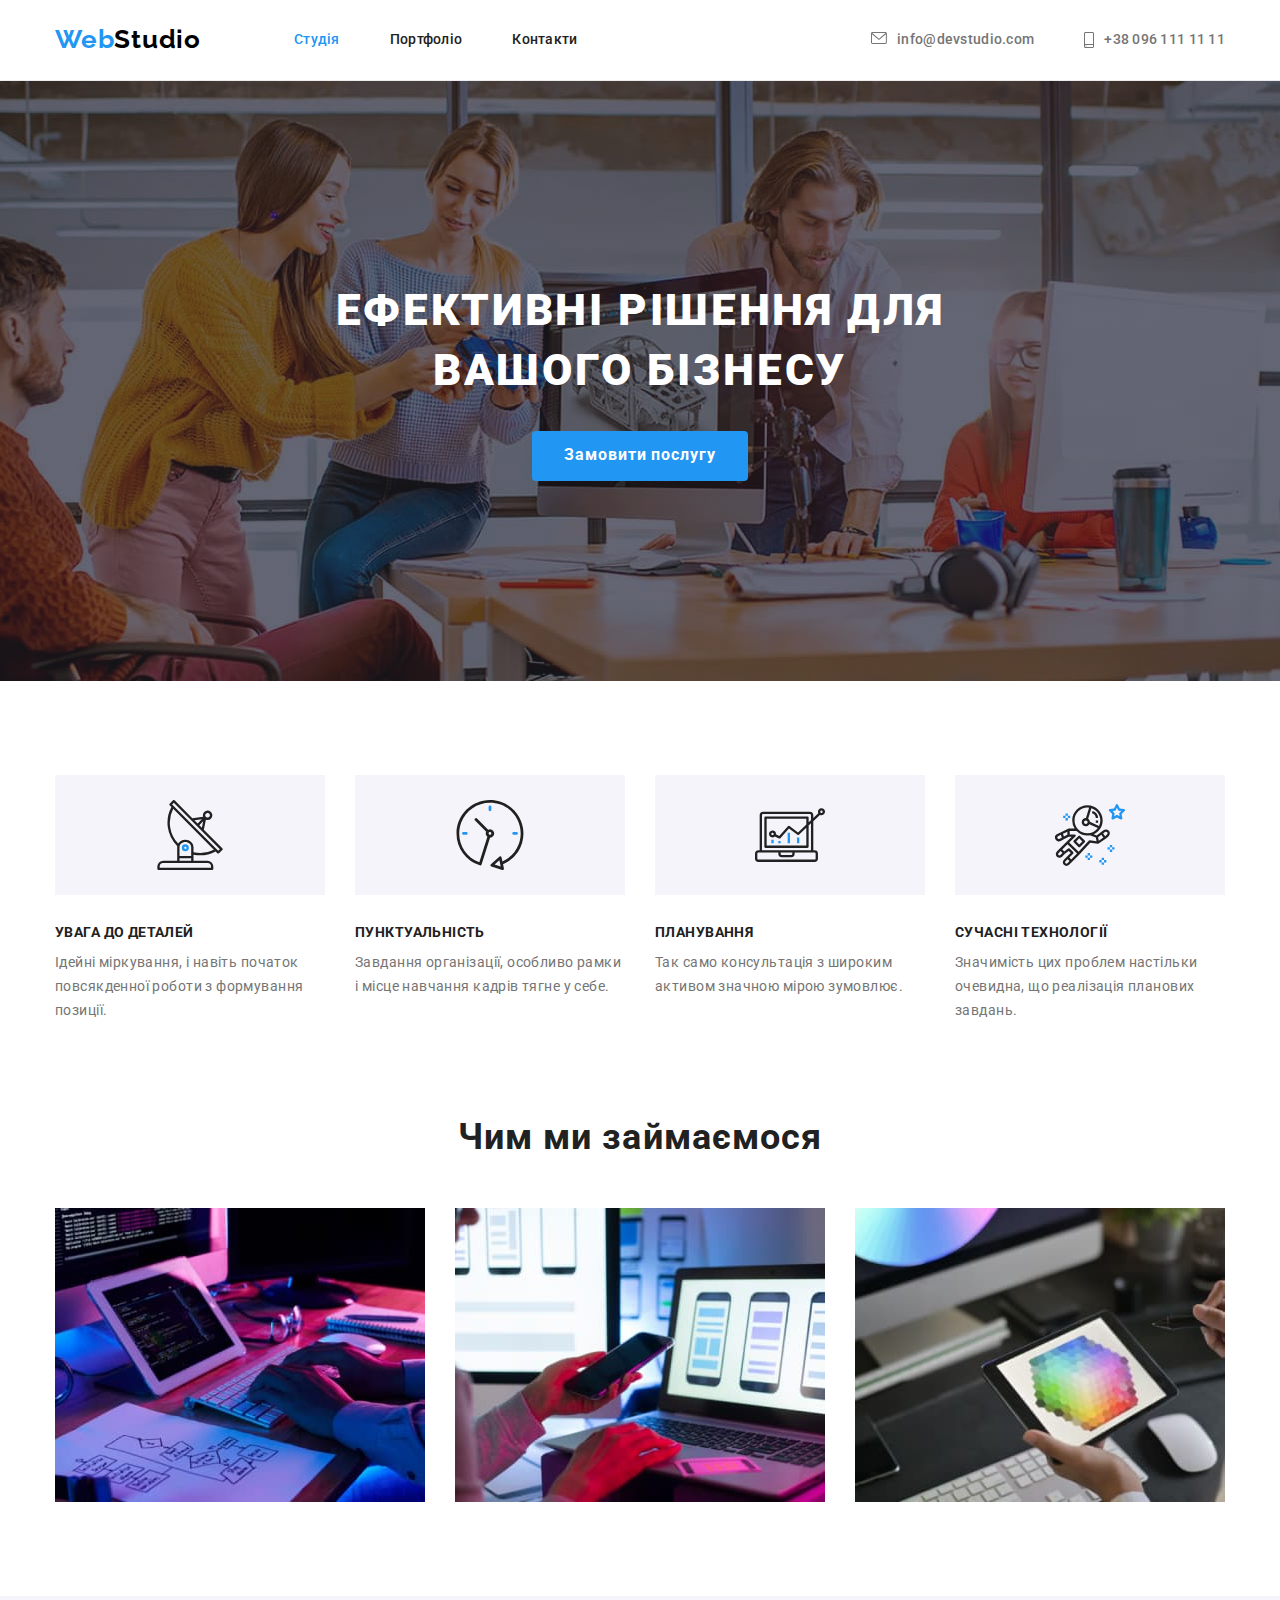
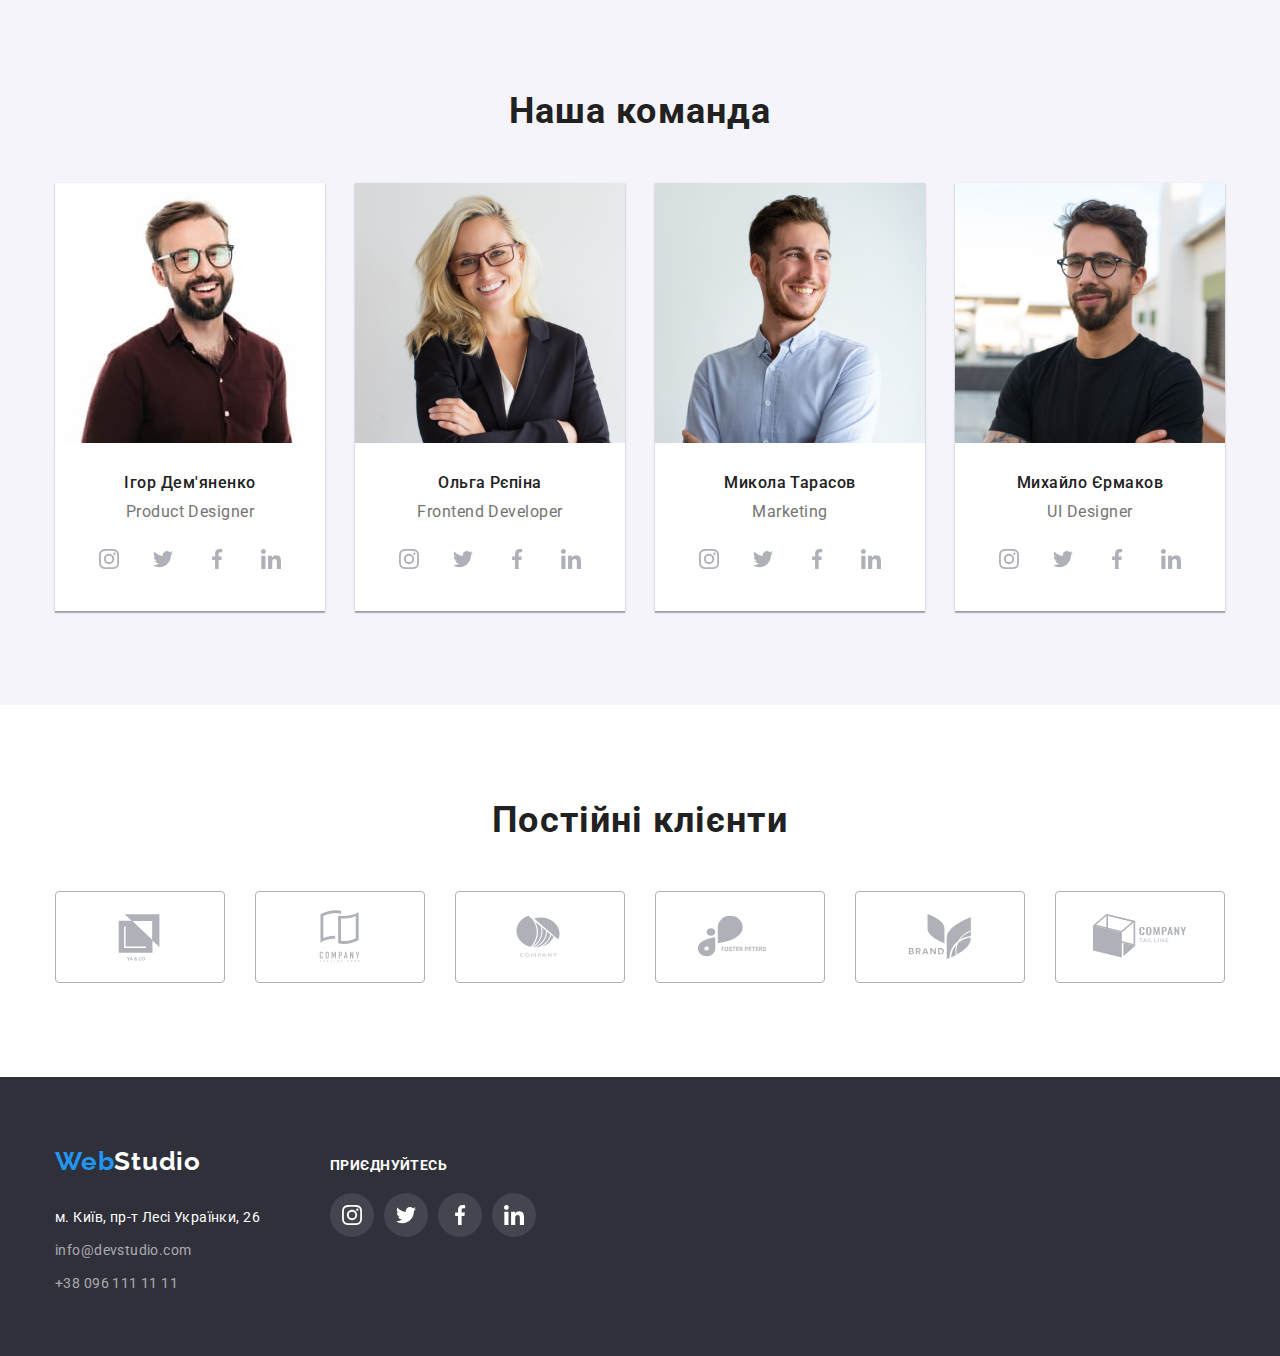
<file: index.html>
<!DOCTYPE html>
<html lang="uk">
  <head>
    <meta charset="UTF-8" />
    <meta http-equiv="X-UA-Compatible" content="IE=edge" />
    <meta name="viewport" content="width=h1, initial-scale=1.0" />
    <title>Document</title>
    <link rel="preconnect" href="https://fonts.googleapis.com" />
    <link rel="preconnect" href="https://fonts.gstatic.com" crossorigin />
    <link
      href="https://fonts.googleapis.com/css2?family=Raleway:wght@700&family=Roboto:wght@400;500;700;900&display=swap"
      rel="stylesheet"
    />
    <link rel="stylesheet" href="https://cdnjs.cloudflare.com/ajax/libs/modern-normalize/1.1.0/modern-normalize.min.css" />
    <link rel="stylesheet" href="./css/styles.css" />
  </head>
  <body>
    </div>
    <header class="header main-bg">
      <div class="container main">
        <nav class="main-nav">
          <a href="" hreflang="en" class="logo link"
            ><span class="web">Web</span>Studio</a
          >
          <ul class="site list">
            <li class="item"><a href="./index.html" class="link current">Студія</a></li>
            <li class="item"><a href="./portfolio.html" class="link">Портфоліо</a></li>
            <li class="item"><a href="" class="link">Контакти</a></li>
          </ul>
        </nav>
        <ul class="contacts-header list">
          <li class="item">
            <a href="mailto:info@devstudio.com" class="link"
              >
              <svg class="icon-envelope" width="16" height="12">
                <use href="./images/icons.svg/sprite.svg#icon-envelope"></use>
              </svg>info@devstudio.com</a>
          </li>
          <li class="item"><a href="tel:+380961111111" class="link">
            <svg class="icon-smartphone" width="10" height="16">
              <use href="./images/icons.svg/sprite.svg#icon-smartphone"></use>
            </svg>+38 096 111 11 11</a></li>
        </ul>
      </div>
    </header>
    <main>
      <section class="decision overlay ">
          <div class="container">
            <h1 class="decision-title">Ефективні рішення для вашого бізнесу</h1>

            <button type="button" class="btn-service">Замовити послугу</button>
          </div>
      </section>
      <section class="section padding">
        <div class="container">
          <h2 class="visually-hidden">Особливості</h2>
          <ul class="features list">
            <li class="features-item">
              <div class="icon-features">
              <svg class="icon-antenna" width="70" height="70">
                <use href="./images/icons.svg/sprite.svg#icon-antenna"></use>
              </svg></div>
              <h3 class="features-title">УВАГА ДО ДЕТАЛЕЙ</h3>
              <p class="features-details">
                Ідейні міркування, і навіть початок повсякденної роботи з
                формування позиції.
              </p>
            </li>
            <li class="features-item">
              <div class="icon-features">
              <svg class="icon-clock" width="70" height="70">
                <use href="./images/icons.svg/sprite.svg#icon-clock"></use>
              </svg></div>
              <h3 class="features-title">ПУНКТУАЛЬНІСТЬ</h3>
              <p class="features-details">
                Завдання організації, особливо рамки і місце навчання кадрів тягне
                у себе.
              </p>
            </li>
            <li class="features-item">
              <div class="icon-features">
              <svg class="icon-diagram" width="70" height="70">
                <use href="./images/icons.svg/sprite.svg#icon-diagram"></use>
              </svg></div>
              <h3 class="features-title">ПЛАНУВАННЯ</h3>
              <p class="features-details">
                Так само консультація з широким активом значною мірою зумовлює.
              </p>
            </li>
            <li class="features-item">
              <div class="icon-features">
              <svg class="icon-astronaut" width="70" height="70">
                <use href="./images/icons.svg/sprite.svg#icon-astronaut"></use>
              </svg></div>
              <h3 class="features-title">СУЧАСНІ ТЕХНОЛОГІЇ</h3>
              <p class="features-details">
                Значимість цих проблем настільки очевидна, що реалізація планових
                завдань.
              </p>
            </li>
          </ul>
        </div>
      </section>
      <section class="section no-padding-top">
        <div class="container">
          <h2 class="section-title">Чим ми займаємося</h2>
          <ul class=" work list">
            <li class="work-foto">
              <img
                src="./images/programer.jpg"
                alt="Програміст працює за робочим столом."
                width="370"
                height="294"
              />
            </li>
            <li class="work-foto">
              <img
                src="./images/ui.jpg"
                alt="UI дизайнер розробляє програми для смартфонів, команда розробників працює над інтерфейсом мобільних телефонів."
                width="370"
                height="294"
              />
            </li>
            <li class="work-foto">
              <img
                src="./images/colour.jpg"
                alt="Веб-дизайнер із графічним планшетом вибору кольорів."
                width="370"
                height="294"
              />
            </li>
          </ul>
        </div>
      </section>
      <section class="section our-team">
        <div class="container">
          <h2 class="section-title">Наша команда</h2>
          <ul class="team list">
            <li class="team-item">
              <img class="team-foto"
                src="./images/igor.jpg"
                alt="Product Designer"
                width="270"
                height="260"
              />
              <div class="team-text">
                <h3 class="team-subtitle">Ігор Дем'яненко</h3>
                <p lang="en" class="team-profession">Product Designer</p>
             
              <div class="social-team">
                <ul class="join-team list">
                  <li class="join-link">
                    <a href="" class="join-team-icon link">
                    <svg class="icon-team-social">
                      <use href="./images/icons.svg/sprite.svg#icon-instagram"></use>
                    </svg>
                  </a></li>
                  <li class="join-link "><a href="" class="join-team-icon link">
                    <svg class="icon-team-social">
                      <use href="./images/icons.svg/sprite.svg#icon-twitter"></use>
                    </svg>
                  </a></li>
                  <li class="join-link "><a href="" class="join-team-icon link">
                    <svg class="icon-team-social">
                      <use href="./images/icons.svg/sprite.svg#icon-facebook"></use>
                    </svg>
                  </a></li>
                  <li class="join-link "><a href="" class="join-team-icon link">
                    <svg class="icon-team-social">
                      <use href="./images/icons.svg/sprite.svg#icon-linkedin"></use>
                    </svg>
                  </a></li>
                </ul>
              </div>
            </div>
            </li>
            <li class="team-item">
              <img class="team-foto"
                src="./images/olga.jpg"
                alt="Frontend Develope"
                width="270"
                height="260"
              />
              <div class="team-text">
                <h3 class="team-subtitle">Ольга Рєпіна</h3>
                <p lang="en" class="team-profession">Frontend Developer</p>
                <div class="social-team">
                  <ul class="join-team list">
                    <li class="join-link">
                      <a href="" class="join-team-icon link">
                      <svg class="icon-team-social">
                        <use href="./images/icons.svg/sprite.svg#icon-instagram"></use>
                      </svg>
                    </a></li>
                    <li class="join-link "><a href="" class="join-team-icon link">
                      <svg class="icon-team-social">
                        <use href="./images/icons.svg/sprite.svg#icon-twitter"></use>
                      </svg>
                    </a></li>
                    <li class="join-link "><a href="" class="join-team-icon link">
                      <svg class="icon-team-social">
                        <use href="./images/icons.svg/sprite.svg#icon-facebook"></use>
                      </svg>
                    </a></li>
                    <li class="join-link "><a href="" class="join-team-icon link">
                      <svg class="icon-team-social">
                        <use href="./images/icons.svg/sprite.svg#icon-linkedin"></use>
                      </svg>
                    </a></li>
                  </ul>
                </div>
              </div>
            </li>
  
            <li class="team-item">
              <img class="team-foto"
                src="./images/mykola.jpg"
                alt="Marketing"
                width="270"
                height="260"
              />
              <div class="team-text">
                <h3 class="team-subtitle">Микола Тарасов</h3>
                <p lang="en" class="team-profession">Marketing</p>
                <div class="social-team">
                  <ul class="join-team list">
                    <li class="join-link">
                      <a href="" class="join-team-icon link">
                      <svg class="icon-team-social">
                        <use href="./images/icons.svg/sprite.svg#icon-instagram"></use>
                      </svg>
                    </a></li>
                    <li class="join-link "><a href="" class="join-team-icon link">
                      <svg class="icon-team-social">
                        <use href="./images/icons.svg/sprite.svg#icon-twitter"></use>
                      </svg>
                    </a></li>
                    <li class="join-link "><a href="" class="join-team-icon link">
                      <svg class="icon-team-social">
                        <use href="./images/icons.svg/sprite.svg#icon-facebook"></use>
                      </svg>
                    </a></li>
                    <li class="join-link "><a href="" class="join-team-icon link">
                      <svg class="icon-team-social">
                        <use href="./images/icons.svg/sprite.svg#icon-linkedin"></use>
                      </svg>
                    </a></li>
                  </ul>
                </div>
              </div>
              
            </li>
            <li class="team-item">
              <img class="team-foto"
                src="./images/myhailo.jpg"
                alt="UI Designer"
                width="270"
                height="260"
              />
              <div class="team-text">
                <h3 class="team-subtitle">Михайло Єрмаков</h3>
                <p lang="en" class="team-profession">UI Designer</p>
                <div class="social-team">
                  <ul class="join-team list">
                    <li class="join-link">
                      <a href="" class="join-team-icon link">
                      <svg class="icon-team-social">
                        <use href="./images/icons.svg/sprite.svg#icon-instagram"></use>
                      </svg>
                    </a></li>
                    <li class="join-link "><a href="" class="join-team-icon link">
                      <svg class="icon-team-social">
                        <use href="./images/icons.svg/sprite.svg#icon-twitter"></use>
                      </svg>
                    </a></li>
                    <li class="join-link "><a href="" class="join-team-icon link">
                      <svg class="icon-team-social">
                        <use href="./images/icons.svg/sprite.svg#icon-facebook"></use>
                      </svg>
                    </a></li>
                    <li class="join-link "><a href="" class="join-team-icon link">
                      <svg class="icon-team-social">
                        <use href="./images/icons.svg/sprite.svg#icon-linkedin"></use>
                      </svg>
                    </a></li>
                  </ul>
                </div>
              </div>
              
            </li>
          </ul>
        </div>
      </section>
      <section class="section">
        <div class="container">
        <h2 class="section-title">Постійні клієнти</h2>
        <ul class="clients list">
          <li class="icon-list"><a href="" class="logo-clients link">
            <svg class="icon-logo" width="106" height="60">
              <use href="./images/icons.svg/sprite.svg#icon-Logo"></use>
            </svg>
          </a></li>
          <li class="icon-list" ><a href="" class="logo-clients link">
            <svg class="icon-logo" width="106" height="60">
              <use href="./images/icons.svg/sprite.svg#icon-Logo-1"></use>
            </svg>
          </a></li>
          <li class="icon-list"><a href="" class="logo-clients link">
            <svg class="icon-logo" width="106" height="60">
              <use href="./images/icons.svg/sprite.svg#icon-Logo-2"></use>
            </svg>
          </a></li>
          <li class="icon-list"><a href="" class="logo-clients link">
            <svg class="icon-logo" width="106" height="60">
              <use href="./images/icons.svg/sprite.svg#icon-Logo-3"></use>
            </svg>
          </a></li>
          <li class="icon-list"><a href="" class="logo-clients link">
            <svg class="icon-logo" width="106" height="60">
              <use href="./images/icons.svg/sprite.svg#icon-Logo-4"></use>
            </svg>
          </a></li>
          <li class="icon-list"><a href="" class="logo-clients link">
            <svg class="icon-logo" width="106" height="60">
              <use href="./images/icons.svg/sprite.svg#icon-Logo-5"></use>
            </svg>
          </a></li>
        </ul></div>
      </section>
    </main>
    <footer class="footer">
      <div class="container info">
        <div class="down">
          <a href="" hreflang="en" class="logo-footer link"
            ><span class="web">Web</span>Studio</a
          >

          <address>
            <ul class="contacts-footer list">
              <li class="territorially contacts">м. Київ, пр-т Лесі Українки, 26</li>
              <li class="contacts">
                <a href="mailto:info@devstudio.com" class="link"
                  >info@devstudio.com</a
                >
              </li>
              <li class="contacts">
                <a href="tel:+380961111111" class="link">+38 096 111 11 11</a>
              </li>
            </ul>
          </address>
        </div>
        <div class="social">
          <p class="join-title">приєднуйтесь</p>
          <ul class="join list">
            <li class="join-link">
              <a href="" class="join-icon link">
              <svg class="icon-social">
                <use href="./images/icons.svg/sprite.svg#icon-instagram"></use>
              </svg>
            </a></li>
            <li class="join-link "><a href="" class="join-icon link">
              <svg class="icon-social">
                <use href="./images/icons.svg/sprite.svg#icon-twitter"></use>
              </svg>
            </a></li>
            <li class="join-link "><a href="" class="join-icon link">
              <svg class="icon-social">
                <use href="./images/icons.svg/sprite.svg#icon-facebook"></use>
              </svg>
            </a></li>
            <li class="join-link "><a href="" class="join-icon link">
              <svg class="icon-social">
                <use href="./images/icons.svg/sprite.svg#icon-linkedin"></use>
              </svg>
            </a></li>
          </ul>
          
       </div>
      </div>
    </footer>
  </body>
</html>
</file>
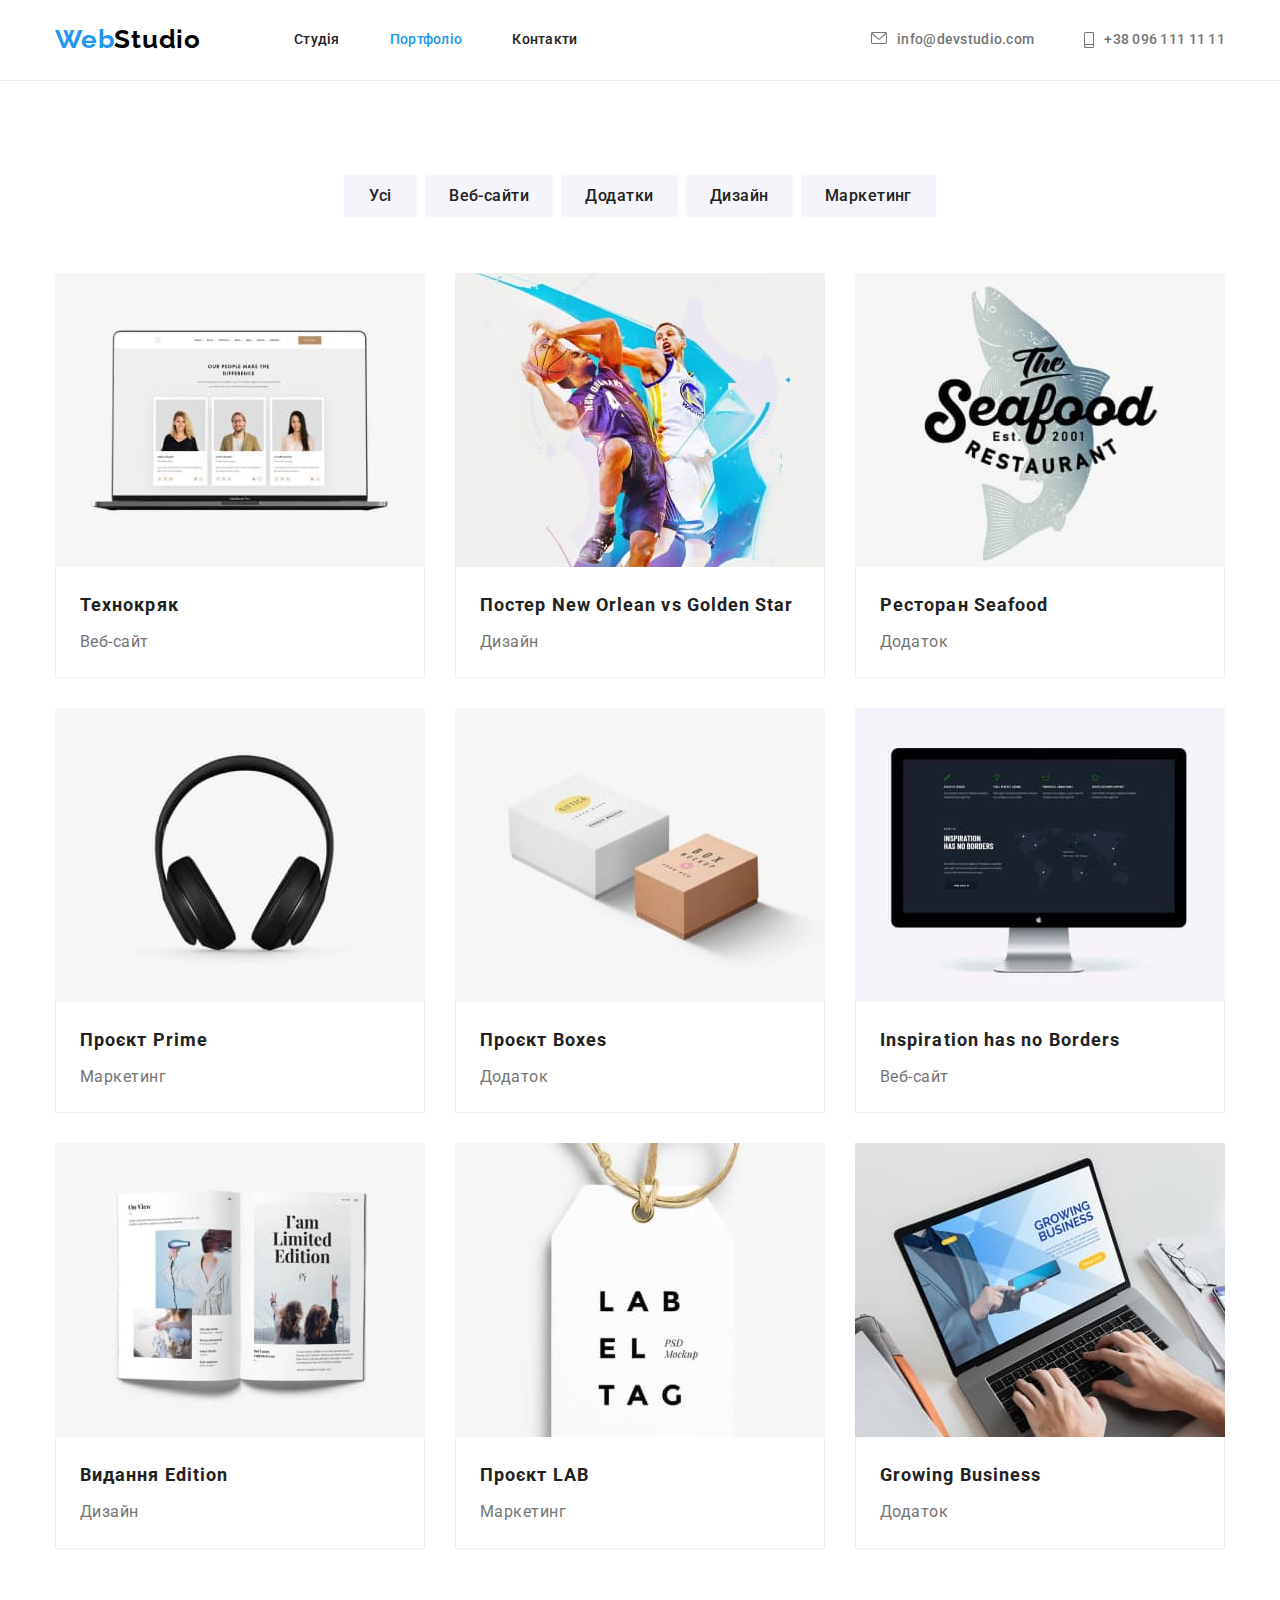
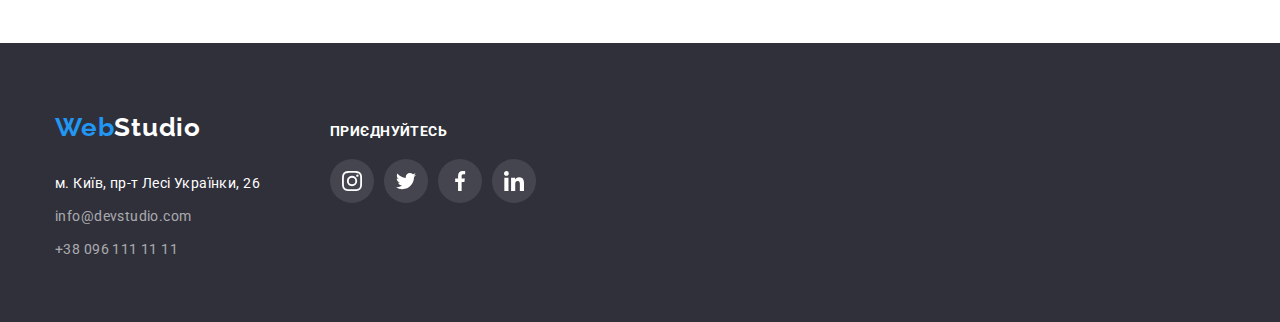
<file: portfolio.html>
<!DOCTYPE html>
<html lang="uk">
  <head>
    <meta charset="UTF-8" />
    <meta http-equiv="X-UA-Compatible" content="IE=edge" />
    <meta name="viewport" content="width=h1, initial-scale=1.0" />
    <title>Document</title>
    <link rel="preconnect" href="https://fonts.googleapis.com" />
    <link rel="preconnect" href="https://fonts.gstatic.com" crossorigin />
    <link
      href="https://fonts.googleapis.com/css2?family=Raleway:wght@700&family=Roboto:wght@400;500;700;900&display=swap"
      rel="stylesheet"
    />
    <link
      rel="stylesheet"
      href="https://cdnjs.cloudflare.com/ajax/libs/modern-normalize/1.1.0/modern-normalize.min.css"
    />
    <link rel="stylesheet" href="./css/styles.css" />
  </head>
  <body>
    <header class="header main-bg">
      <div class="container main">
        <nav class="main-nav">
          <a href="" hreflang="en" class="logo link"
            ><span class="web">Web</span>Studio</a
          >
          <ul class="site list">
            <li class="item"><a href="./index.html" class="link">Студія</a></li>
            <li class="item">
              <a href="./portfolio.html" class="link current">Портфоліо</a>
            </li>
            <li class="item"><a href="" class="link">Контакти</a></li>
          </ul>
        </nav>
        <ul class="contacts-header list">
          <li class="item">
            <a href="mailto:info@devstudio.com" class="link">
              <svg class="icon-envelope" width="16" height="12">
                <use
                  href="./images/icons.svg/sprite.svg#icon-envelope"
                ></use></svg
              >info@devstudio.com</a
            >
          </li>
          <li class="item">
            <a href="tel:+380961111111" class="link">
              <svg class="icon-smartphone" width="10" height="16">
                <use
                  href="./images/icons.svg/sprite.svg#icon-smartphone"
                ></use></svg
              >+38 096 111 11 11</a
            >
          </li>
        </ul>
      </div>
    </header>
    <main>
      <section class="section main-bg padding">
        <div class="container">
          <h1 class="visually-hidden">Портфоліо</h1>
          <ul class="filters list">
            <li class="filters-items">
              <button type="button" class="btn-filters">Усі</button>
            </li>
            <li class="filters-items">
              <button type="button" class="btn-filters">Веб-сайти</button>
            </li>
            <li class="filters-items">
              <button type="button" class="btn-filters">Додатки</button>
            </li>
            <li class="filters-items">
              <button type="button" class="btn-filters">Дизайн</button>
            </li>
            <li class="filters-items">
              <button type="button" class="btn-filters">Маркетинг</button>
            </li>
          </ul>

          <ul class="portfolio-card list">
            <li class="portfolio-element"><a href="" class="portfolio-link">
              <img
                src="./images/tehnokryak.jpg"
                alt="Веб-сайт"
                width="370"
                height="294"
              />
              <div class="portfolio-text">
                <h2 class="portfolio-subtitle">Технокряк</h2>
                <p class="portfolio-description">Веб-сайт</p>
              </div></a>
            </li>
            <li class="portfolio-element"><a href="" class="portfolio-link">
              <img
                src="./images/poster.jpg"
                alt="Дизайн"
                width="370"
                height="294"
              />
              <div class="portfolio-text">
                <h2 class="portfolio-subtitle">
                  Постер <span lang="en">New Orlean vs Golden Star</span>
                </h2>
                <p class="portfolio-description">Дизайн</p>
              </div></a>
            </li>
            <li class="portfolio-element"><a href="" class="portfolio-link">
              <img
                src="./images/restaraunt.jpg"
                alt="Додаток"
                width="370"
                height="294"
              />
              <div class="portfolio-text">
                <h2 class="portfolio-subtitle">
                  Ресторан <span lang="en">Seafood</span>
                </h2>
                <p class="portfolio-description">Додаток</p>
              </div></a>
            </li>
            <li class="portfolio-element"><a href="" class="portfolio-link">
              <img
                src="./images/prime.jpg"
                alt="Маркетинг"
                width="370"
                height="294"
              />
              <div class="portfolio-text">
                <h2 class="portfolio-subtitle">
                  Проєкт <span lang="en">Prime</span>
                </h2>
                <p class="portfolio-description">Маркетинг</p>
              </div></a>
            </li>
            <li class="portfolio-element"><a href="" class="portfolio-link">
              <img
                src="./images/boxes.jpg"
                alt="Додаток"
                width="370"
                height="294"
              />
              <div class="portfolio-text">
                <h2 class="portfolio-subtitle">
                  Проєкт <span lang="en">Boxes</span>
                </h2>
                <p class="portfolio-description">Додаток</p>
              </div></a>
            </li>
            <li class="portfolio-element"><a href="" class="portfolio-link">
              <img
                src="./images/inspir.jpg"
                alt="Веб-сайт"
                width="370"
                height="294"
              />
              <div class="portfolio-text">
                <h2 lang="en" class="portfolio-subtitle">
                  Inspiration has no Borders
                </h2>
                <p class="portfolio-description">Веб-сайт</p>
              </div></a>
            </li>
            <li class="portfolio-element"><a href="" class="portfolio-link">
              <img
                src="./images/limited.jpg"
                alt="Дизайн"
                width="370"
                height="294"
              />
              <div class="portfolio-text">
                <h2 class="portfolio-subtitle">
                  Видання <span lang="en">Edition</span>
                </h2>
                <p class="portfolio-description">Дизайн</p>
              </div></a>
            </li>
            <li class="portfolio-element"><a href="" class="portfolio-link">
              <img
                src="./images/lab.jpg"
                alt="Маркетинг"
                width="370"
                height="294"
              />
              <div class="portfolio-text">
                <h2 class="portfolio-subtitle">
                  Проєкт <span lang="en">LAB</span>
                </h2>
                <p class="portfolio-description">Маркетинг</p>
              </div></a>
            </li>
            <li class="portfolio-element"><a href="" class="portfolio-link">
              <img
                src="./images/business.jpg"
                alt="Додаток"
                width="370"
                height="294"
              />
              <div class="portfolio-text">
                <h2 lang="en" class="portfolio-subtitle">Growing Business</h2>
                <p class="portfolio-description">Додаток</p>
              </div></a>
            </li>
          </ul>
        </div>
      </section>
    </main>
    <footer class="footer">
      <div class="container info">
        <div class="down">
          <a href="" hreflang="en" class="logo-footer link"
            ><span class="web">Web</span>Studio</a
          >

          <address>
            <ul class="contacts-footer list">
              <li class="territorially contacts">
                м. Київ, пр-т Лесі Українки, 26
              </li>
              <li class="contacts">
                <a href="mailto:info@devstudio.com" class="link"
                  >info@devstudio.com</a
                >
              </li>
              <li class="contacts">
                <a href="tel:+380961111111" class="link">+38 096 111 11 11</a>
              </li>
            </ul>
          </address>
        </div>
        <div class="social">
          <p class="join-title">приєднуйтесь</p>
          <ul class="join list">
            <li class="join-link">
              <a href="" class="join-icon link">
                <svg class="icon-social">
                  <use
                    href="./images/icons.svg/sprite.svg#icon-instagram"
                  ></use>
                </svg>
              </a>
            </li>
            <li class="join-link">
              <a href="" class="join-icon link">
                <svg class="icon-social">
                  <use href="./images/icons.svg/sprite.svg#icon-twitter"></use>
                </svg>
              </a>
            </li>
            <li class="join-link">
              <a href="" class="join-icon link">
                <svg class="icon-social">
                  <use href="./images/icons.svg/sprite.svg#icon-facebook"></use>
                </svg>
              </a>
            </li>
            <li class="join-link">
              <a href="" class="join-icon link">
                <svg class="icon-social">
                  <use href="./images/icons.svg/sprite.svg#icon-linkedin"></use>
                </svg>
              </a>
            </li>
          </ul>
        </div>
      </div>
    </footer>
  </body>
</html>
</file>
<file: css/styles.css>
:root{
    --primary-text-color:#757575 ;
    --title-text-color: #212121;
    --accent-color: #2196F3;
    --primary-white-color: #ffffff;
    --black:#000000;
    --bg-color:#F5F5F5;
    --bg-color-dark: #2F303A;
    --bg-color-misty: #F5F4FA;
    --color-addr-footer: rgba(255, 255, 255, 0.6);
    --portfolio-card-gap: 30px;
}

body{
    color: var(--primary-text-color);
    background-color: var(--primary-white-color);
    font-family: Roboto, sans-serif;
}
.header{
    border-bottom: 1px solid #ECECEC;
}
.main-bg{
    background-color: var(--primary-white-color);
}
.list{
    padding: 0;
    margin: 0;
    list-style: none;
}
.link{
    text-decoration: none;
}
.container{
    margin-left: auto;
    margin-right: auto;
    width: 1200px;
    padding-left: 15px;
    padding-right: 15px;
}
.main{
    display:flex;
    align-items: center;
}
.main-nav{
    display:flex;
    align-items: center;
}
.logo{
    color: var(--black);
    font-family: Raleway, sans-serif;
    font-weight: 700;
    font-size: 26px;
    line-height: 1.2;
    letter-spacing: 0.03em;
}
.web{
    color: var(--accent-color);
}
img{
    display: block;
}

.site{
    display: flex;
    margin-left: 93px;
}

.site .item:not(:last-child) {
    margin-right: 50px;
}
.site .link{
    display: block;
    display: flex;
    padding-top: 32px;
    padding-bottom: 32px;

    color:var(--title-text-color);
    font-weight: 500;
    font-size: 14px;
    line-height: 1.14;
    letter-spacing: 0.02em;
    
}

.contacts-header .link{
    display: block;
    display: flex;
    padding-top: 32px;
    padding-bottom: 32px;

    color:var(--primary-text-color);
    font-weight: 500;
    font-size: 14px;
    line-height: 1.14;
    letter-spacing: 0.02em;
}
.contacts-header{
    display: flex;
    margin-left: auto;
}
.contacts-header .item:last-child{
    margin-left: 50px;
}
.icon-envelope,
.icon-smartphone{
    margin-right: 10px;
    fill: currentColor;
}

.contacts-footer .link{
    color: var(--color-addr-footer);
    font-style: normal;
    font-weight: 400;
    font-size: 14px;
    line-height: 1.7;
    letter-spacing: 0.03em;
    
}

.link:hover,
.link:focus{
    color: var(--accent-color);
}
.link.current{
    color: var(--accent-color);
}

.decision{
    background-color: var(--bg-color-dark);
    text-align: center;
    padding-top: 200px;
    padding-bottom: 200px;
}
.overlay{
    max-width: 1600px;
    height: 600px;
    margin-left: auto;
    margin-right: auto;
    background-image: linear-gradient(to right,rgba(47, 48, 58, 0.4 ),rgba(47, 48, 58, 0.4 ) ), url("../images/bgmain.jpg");
    background-repeat: no-repeat;
    background-position: center;
    background-size: cover;
    
}
.decision-title{
    color: var(--primary-white-color);
    font-weight: 900;
    font-size: 44px;
    line-height: 1.36;
    text-align: center;
    letter-spacing: 0.06em;
    text-transform: uppercase;
    margin-top: 0;
    margin-bottom: 30px;
    width: 700px;
    margin-left: auto;
    margin-right: auto;
}
.btn-service{
    width: 216px;
    height: 50px;
    color: var(--primary-white-color);
    background-color: var(--accent-color);
    border-color: transparent;
    font-family: inherit;
    font-weight: 700;
    font-size: 16px;
    line-height: 1.9;
    letter-spacing: 0.06em;
    border-radius: 4px;
    cursor: pointer;
}
.visually-hidden { 
    position: absolute;
    white-space: nowrap; 
    width: 1px; 
    height: 1px; 
    overflow: hidden; 
    border: 0; 
    padding: 0; 
    clip: rect(0 0 0 0); 
    clip-path: inset(50%); 
    margin: -1px;
 }
.features{
    display: flex;
}
.features-item{
    width: 270px;
    margin-right: 30px;

}

.icon-features{
    width: 270px;
    height: 120px;
    display: flex;
    background-color: #F5F4FA;
    margin-bottom: 30px;
    justify-content: center;
    align-items: center;
}


.features-item:last-child{
    margin-right: 0;
}
.features-title{
    color:var(--title-text-color);
    font-weight: 700;
    font-size: 14px;
    line-height: 1.14;
    letter-spacing: 0.03em;
    text-transform: uppercase;
    margin-top: 0;
    margin-bottom: 10px;
}
.features-details{
    font-size: 14px;
    line-height: 1.7;
    letter-spacing: 0.03em;
    margin-top: 0;
    margin-bottom: 0;
}

.section{
    padding-top: 94px;
    padding-bottom: 94px;
}
.no-padding-top{
    padding-top: 0;
    padding-bottom: 94px;
}


.our-team{
    background-color: var(--bg-color-misty);
}
.work{
    display: flex;
}
.work-foto{
    width: 370px;
    margin-right: 30px;
}
.work-foto:last-child{
    margin-right: 0;
}
.section-title{
    color:var(--title-text-color);
    font-weight: 700;
    font-size: 36px;
    line-height: 1.17;
    text-align: center;
    letter-spacing: 0.03em;
    margin-top: 0;
    margin-bottom: 50px;

}
.team{
        display: flex;
}
.team-item {
    width: 270px;
    background-color: var(--primary-white-color);
    box-shadow: 0px 1px 3px rgba(0, 0, 0, 0.12), 0px 1px 1px rgba(0, 0, 0, 0.14), 0px 2px 1px rgba(0, 0, 0, 0.2);
}
.team-item:not(:last-child){
        margin-right: 30px;
}
.team-text{
    padding: 30px;
}
.team-subtitle{
   color: var(--title-text-color);
   font-weight: 500;
    font-size: 16px;
    line-height: 1.19;
    text-align: center;
    letter-spacing: 0.03em;
    margin-top: 0;
    margin-bottom: 10px;
}
.team-profession{
    line-height: 1.19;
    text-align: center;
    letter-spacing: 0.03em;
    margin-top: 0;
    margin-bottom: 16px;
}
.social-team{
    display: flex;
    justify-content: center;
    align-items: center;
}
.join-team{
    display: flex;

}
.join-link:not(:last-child){
  margin-right: 10px;
}
.join-team-icon{
    display: flex;
    width: 44px;
    height: 44px;
    border-radius: 50%;
    justify-content: center;
    align-items: center;    fill: #AFB1B8;
}
.icon-team-social{
    width: 20px;
    height: 20px;

}

.join-team-icon:hover,
.join-team-icon:focus{
    fill: var(--primary-white-color);
    background-color: var(--accent-color);
}


.clients{
    display: flex;
}
.inline{
    display: inline-block;
}
.icon-list{
    width: 170px;
    height: 92px;
}
.logo-clients:hover,
.logo-clients:focus{
    border: 1px solid var(--accent-color);
    fill: var(--accent-color);
}
.icon-list:not(:last-child){
  margin-right: 30px;
}
.logo-clients{
    width: 170px;
    height: 92px;
    display: flex;
    justify-content: center;
    align-items: center;
    border: 1px solid #AFB1B8;
    border-radius: 4px;
    fill: #AFB1B8;
}

.portfolio-card {
    display: flex;
    flex-wrap: wrap;
    margin-right: calc(-1* var(--portfolio-card-gap));
    margin-bottom: calc(-1* var(--portfolio-card-gap));
}
.portfolio-element{
    width: 370px;
    flex-basis: calc(100% / 3 - var(--portfolio-card-gap));
    margin-right: var(--portfolio-card-gap);
    margin-bottom: var(--portfolio-card-gap);
}

.portfolio-link{
    display: block;
    text-decoration: none;
    color: currentColor;
}
.portfolio-link:hover,
.portfolio-link:focus{
    box-shadow: 0px 1px 1px rgba(0, 0, 0, 0.12), 0px 4px 4px rgba(0, 0, 0, 0.06), 1px 4px 6px rgba(0, 0, 0, 0.16);
}
.portfolio-text{
    padding: 20px 24px;
    border: 1px solid #EEEEEE;
    border-top: 0;
}
.portfolio-subtitle{
    color: var(--title-text-color);
    font-weight: 700;
    font-size: 18px;
    line-height: 2;
    letter-spacing: 0.06em;
    margin-top: 0;
    margin-bottom:4px ;
}
.portfolio-description{
    padding: 0;
    margin: 0;
    line-height: 1.9;
    letter-spacing: 0.03em;
}
.footer{
    background-color:var(--bg-color-dark);
    padding-top: 60px;
    padding-bottom: 60px;
}
.down{
    justify-content: flex-start;
    margin-right: 70px;
}
.info{
    display: flex;
    align-items: baseline;
}
.logo-footer{
    display: inline-block;
    color: var(--primary-white-color);
    font-family: Raleway, sans-serif;
    font-weight: 700;
    font-size: 26px;
    line-height: 1.9;
    letter-spacing: 0.03em;
    margin-bottom: 20px;
}
.territorially{
    color: var(--primary-white-color);
    font-style: normal;
    font-weight: 400;
    font-size: 14px;
    line-height: 1.7;
    letter-spacing: 0.03em;
    
}
.contacts:not(:last-child){
    margin-bottom: 9px;
}

.join-title{
    font-family: 'Roboto';
    font-weight: 700;
    font-size: 14px;
    line-height: 16px;
    letter-spacing: 0.03em;
    text-transform: uppercase;
    color: var(--primary-white-color);
    margin-top: 0;
    margin-bottom: 20px;
}
.join{
    display: flex;
}

.join-icon{
    display: flex;
    width: 44px;
    height: 44px;
    background-color: rgba(255, 255, 255, 0.1);;
    border-radius: 50%;
    justify-content: center;
    align-items: center;
}
.join-icon:hover,
.join-icon:focus{
    background-color: var(--accent-color);
}
.icon-social{
    width: 20px;
    height: 20px;
    fill: var(--primary-white-color);
}

.filters{
    display: flex;
    justify-content: center;
    margin-bottom: 56px; 
}
.filters-items:not(:last-child){
    margin-right: 8px; 
 
}
.btn-filters{
    color: var(--title-text-color);
    background-color: var(--bg-color-misty);
    border-color: transparent;
    font-weight: 500;
    font-size: 16px;
    line-height: 1.6;
    text-align: center;
    border-radius: 4px;
    letter-spacing: 0.03em;
    font-family: inherit;
    cursor: pointer;
    min-width: 73px;
    padding: 6px 22px;
}
.btn-filters:hover,
.btn-filters:focus{
    color: var(--primary-white-color);
    background-color: var(--accent-color);
    box-shadow: 0px 3px 1px rgba(0, 0, 0, 0.1), 0px 1px 2px rgba(0, 0, 0, 0.08), 0px 2px 2px rgba(0, 0, 0, 0.12);
}
</file>
